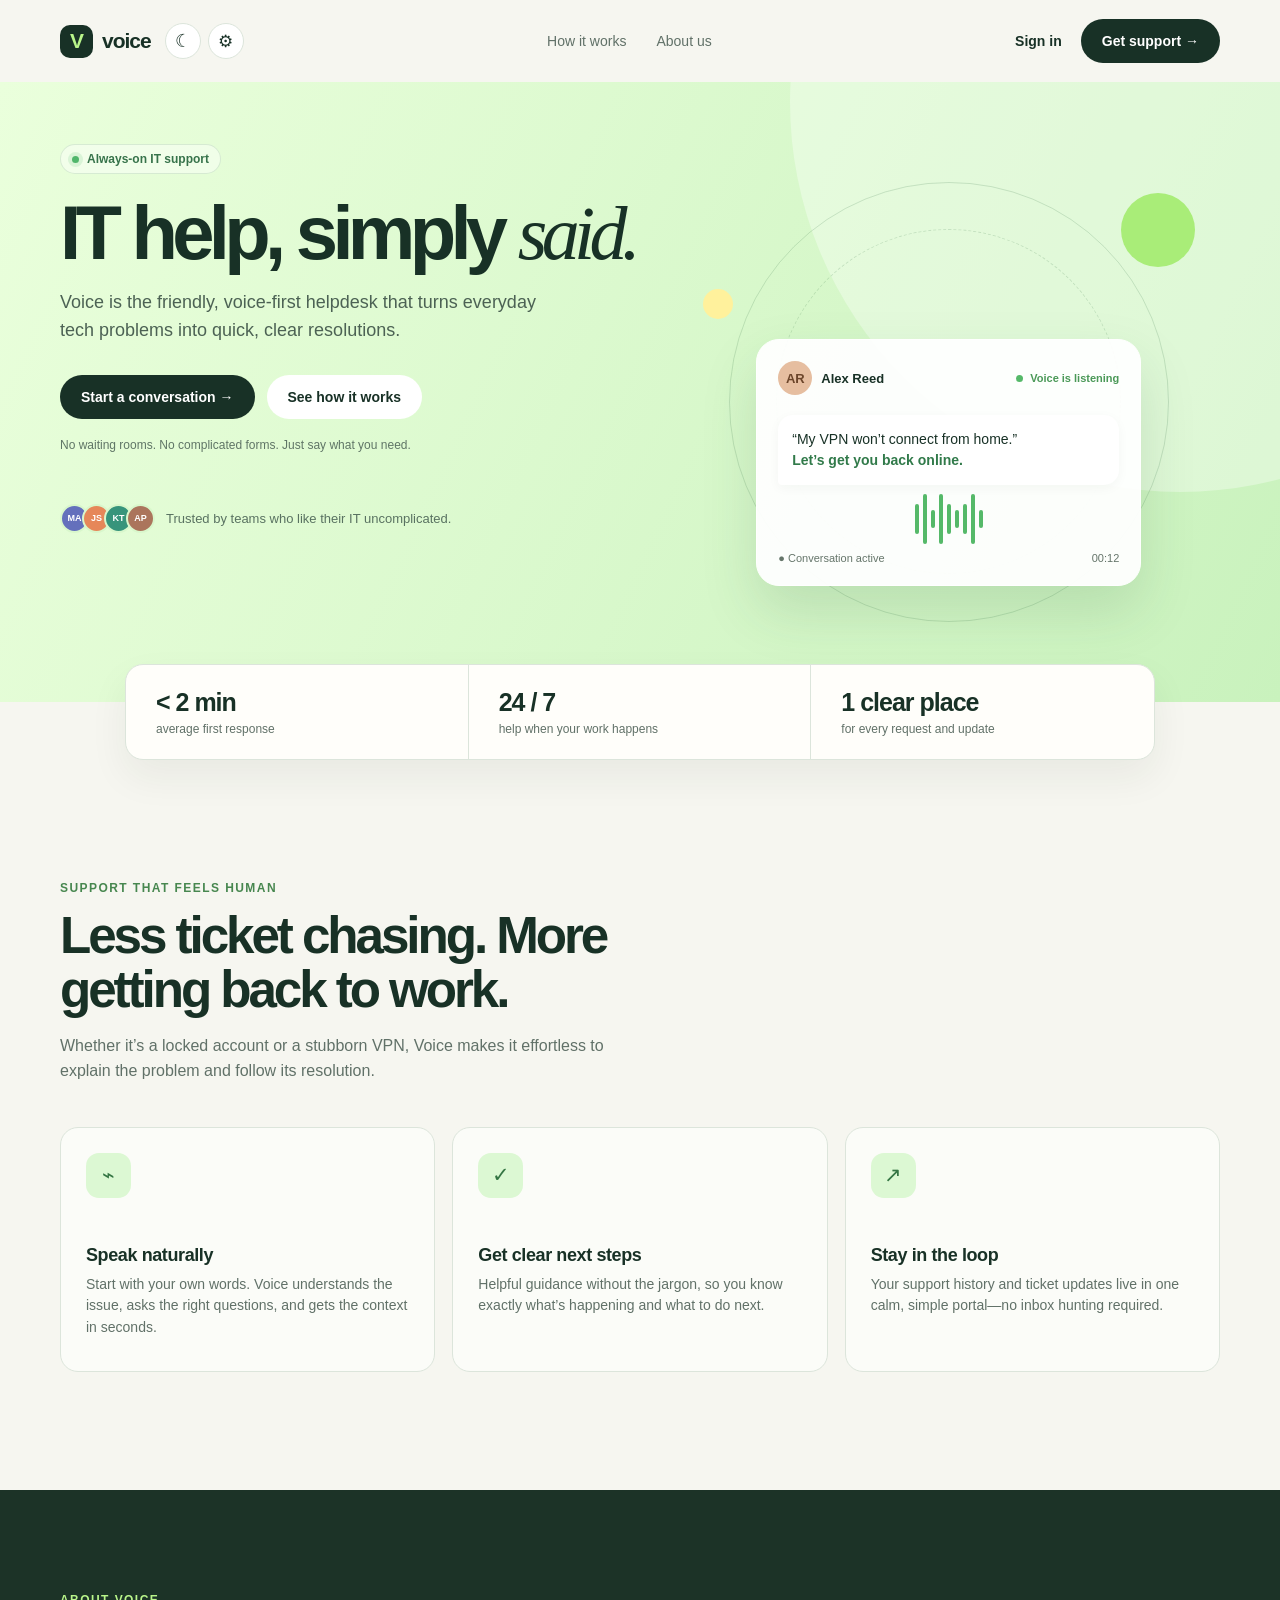
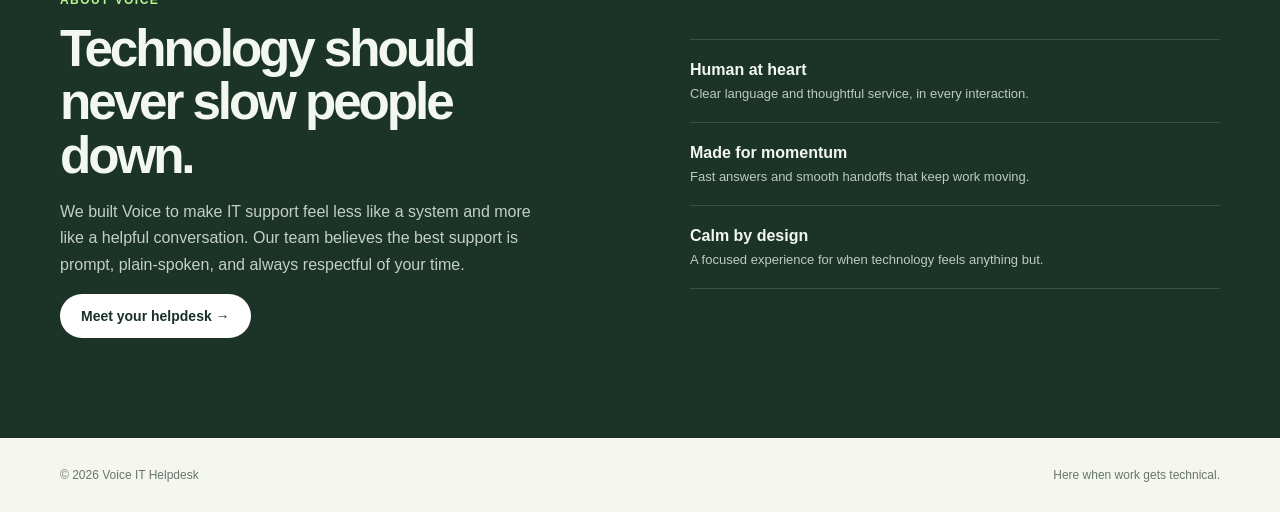
<file: frontend/index.html>
<!DOCTYPE html>
<html lang="en">
<head>
    <meta charset="UTF-8">
    <meta name="viewport" content="width=device-width, initial-scale=1.0">
    <title>Voice — IT Helpdesk</title>

    <style>
        :root {
            --ink: #183126;
            --sub: #617168;
            --paper: #f6f6f0;
            --lime: #b9f58a;
            --mint: #dcf8d3;
            --line: #dce5db;
        }

        * {
            box-sizing: border-box;
        }

        html {
            scroll-behavior: smooth;
        }

        body {
            margin: 0;
            background: var(--paper);
            color: var(--ink);
            font-family: Inter, Arial, sans-serif;
        }

        a {
            color: inherit;
            text-decoration: none;
        }

        .nav, .wrap {
            width: min(1160px, calc(100% - 40px));
            margin: auto;
        }

        .nav {
            height: 82px;
            display: flex;
            align-items: center;
            justify-content: space-between;
        }

        .brand {
            font-weight: 850;
            font-size: 21px;
            letter-spacing: -1px;
            display: flex;
            gap: 9px;
            align-items: center;
        }

        .mark {
            background: var(--ink);
            color: var(--lime);
            width: 33px;
            height: 33px;
            border-radius: 10px;
            display: grid;
            place-items: center;
        }

        .links {
            display: flex;
            gap: 30px;
            color: var(--sub);
            font-size: 14px;
        }

        .nav-right {
            display: flex;
            gap: 19px;
            align-items: center;
            font-size: 14px;
            font-weight: 700;
        }

        .btn {
            display: inline-flex;
            align-items: center;
            justify-content: center;
            gap: 9px;
            background: var(--ink);
            color: white;
            padding: 14px 21px;
            border-radius: 99px;
            font-size: 14px;
            font-weight: 750;
            transition: .2s;
        }

        .btn:hover {
            transform: translateY(-2px);
            background: #315642;
        }

        .btn.white {
            background: #fff;
            color: var(--ink);
        }

        .hero {
            overflow: hidden;
            position: relative;
            background: linear-gradient(115deg, #eaffdc, #c9f2bd);
            min-height: 620px;
            padding: 62px 0 0;
        }

        .hero:after {
            content: "";
            position: absolute;
            width: 780px;
            height: 780px;
            border-radius: 50%;
            background: #fff5;
            right: -290px;
            top: -370px;
        }

        .hero .wrap {
            position: relative;
            z-index: 1;
            display: grid;
            grid-template-columns: 1.04fr .96fr;
            gap: 30px;
        }

        .badge {
            display: inline-flex;
            gap: 8px;
            align-items: center;
            border: 1px solid #37734b25;
            background: #ffffff70;
            color: #37734b;
            padding: 7px 11px;
            border-radius: 99px;
            font-size: 12px;
            font-weight: 800;
        }

        .dot {
            width: 7px;
            height: 7px;
            border-radius: 50%;
            background: #50b66b;
            box-shadow: 0 0 0 4px #50b66b25;
        }

        h1 {
            font-size: clamp(48px, 6vw, 76px);
            line-height: .97;
            letter-spacing: -.075em;
            margin: 22px 0 18px;
            max-width: 660px;
        }

        h1 em {
            font-family: Georgia, serif;
            font-weight: 500;
        }

        .lead {
            font-size: 18px;
            line-height: 1.55;
            color: #4c6254;
            max-width: 510px;
        }

        .actions {
            display: flex;
            flex-wrap: wrap;
            gap: 12px;
            margin-top: 30px;
        }

        .micro {
            font-size: 12px;
            color: #5f7566;
            margin-top: 19px;
        }

        .trust {
            display: flex;
            align-items: center;
            gap: 11px;
            color: #597261;
            font-size: 13px;
            margin-top: 52px;
        }

        .faces {
            display: flex;
        }

        .faces i {
            font-style: normal;
            color: white;
            font-size: 9px;
            font-weight: 800;
            display: grid;
            place-items: center;
            width: 29px;
            height: 29px;
            border: 2px solid #d9f7cc;
            border-radius: 50%;
            margin-left: -7px;
            background: #e68759;
        }

        .faces i:first-child {
            margin: 0;
            background: #6470bc;
        }

        .faces i:nth-child(3) {
            background: #37947b;
        }

        .faces i:nth-child(4) {
            background: #ab755c;
        }

        .art {
            min-height: 510px;
            position: relative;
            display: flex;
            align-items: end;
            justify-content: center;
        }

        .ring {
            position: absolute;
            border: 1px solid #3572422e;
            border-radius: 50%;
            bottom: 32px;
            width: 440px;
            height: 440px;
        }

        .ring.small {
            width: 345px;
            height: 345px;
            bottom: 80px;
            border-style: dashed;
        }

        .bubble {
            position: absolute;
            border-radius: 50%;
            animation: float 5s ease-in-out infinite;
        }

        .bubble.a {
            width: 74px;
            height: 74px;
            background: #a9ed78;
            right: 25px;
            top: 49px;
        }

        .bubble.b {
            width: 30px;
            height: 30px;
            background: #fff19c;
            left: 25px;
            top: 145px;
            animation-delay: -2s;
        }

        .card {
            z-index: 1;
            width: min(385px, 100%);
            margin-bottom: 68px;
            background: #fffffff0;
            border: 1px solid #fff;
            border-radius: 23px;
            padding: 21px;
            box-shadow: 0 25px 55px #28593a25;
            animation: rise .8s ease-out;
        }

        .card-head, .card-foot {
            display: flex;
            justify-content: space-between;
            align-items: center;
        }

        .person {
            font-size: 13px;
            font-weight: 800;
            display: flex;
            align-items: center;
            gap: 9px;
        }

        .person b {
            background: #e6bea0;
            color: #6c452a;
            width: 34px;
            height: 34px;
            border-radius: 50%;
            display: grid;
            place-items: center;
        }

        .active {
            color: #4b9958;
            font-size: 11px;
            font-weight: 700;
        }

        .active:before {
            content: "";
            display: inline-block;
            background: #55b969;
            width: 7px;
            height: 7px;
            border-radius: 50%;
            margin-right: 4px;
        }

        .say {
            margin-top: 20px;
            background: #fff;
            padding: 14px;
            border-radius: 15px 15px 15px 4px;
            box-shadow: 0 3px 12px #1831260a;
            font-size: 14px;
            line-height: 1.5;
        }

        .say strong {
            color: #317a4a;
        }

        .wave {
            height: 67px;
            display: flex;
            justify-content: center;
            align-items: center;
            gap: 4px;
        }

        .wave i {
            display: block;
            width: 4px;
            height: 30px;
            background: #55b969;
            border-radius: 4px;
            animation: wave .7s alternate infinite;
        }

        .wave i:nth-child(2n) {
            height: 50px;
            animation-delay: .2s;
        }

        .wave i:nth-child(3n) {
            height: 18px;
            animation-delay: .1s;
        }

        .card-foot {
            font-size: 11px;
            color: #65756a;
        }

        .stats {
            width: min(1030px, calc(100% - 40px));
            position: relative;
            z-index: 3;
            margin: -38px auto 0;
            display: grid;
            grid-template-columns: repeat(3, 1fr);
            background: #fffefa;
            border: 1px solid var(--line);
            border-radius: 18px;
            overflow: hidden;
            box-shadow: 0 17px 38px #18312610;
        }

        .stat {
            padding: 23px 30px;
            border-right: 1px solid var(--line);
        }

        .stat:last-child {
            border: 0;
        }

        .stat b {
            font-size: 25px;
            letter-spacing: -1px;
        }

        .stat span {
            display: block;
            color: var(--sub);
            font-size: 12px;
            margin-top: 5px;
        }

        .section {
            padding: 118px 0;
        }

        .section .wrap {
            max-width: 1160px;
        }

        .kicker {
            font-size: 12px;
            text-transform: uppercase;
            letter-spacing: .12em;
            color: #47874f;
            font-weight: 850;
        }

        .section h2 {
            font-size: clamp(36px, 4vw, 52px);
            line-height: 1.05;
            letter-spacing: -.06em;
            max-width: 640px;
            margin: 13px 0;
        }

        .intro {
            color: var(--sub);
            line-height: 1.6;
            max-width: 590px;
        }

        .features {
            display: grid;
            grid-template-columns: repeat(3, 1fr);
            gap: 17px;
            margin-top: 43px;
        }

        .feature {
            min-height: 245px;
            background: #fbfcf8;
            border: 1px solid var(--line);
            border-radius: 18px;
            padding: 25px;
            transition: .25s;
        }

        .feature:hover {
            transform: translateY(-6px);
            box-shadow: 0 16px 28px #18312612;
        }

        .icon {
            display: grid;
            place-items: center;
            width: 45px;
            height: 45px;
            background: var(--mint);
            color: #347543;
            border-radius: 13px;
            font-size: 21px;
        }

        .feature h3 {
            margin: 47px 0 8px;
            font-size: 18px;
            letter-spacing: -.4px;
        }

        .feature p {
            font-size: 14px;
            color: var(--sub);
            line-height: 1.55;
            margin: 0;
        }

        .about {
            background: #1c3327;
            color: #f2f8f0;
        }

        .about .wrap {
            display: grid;
            grid-template-columns: 1fr 1fr;
            gap: 100px;
            padding: 100px 0;
        }

        .about .kicker {
            color: var(--lime);
        }

        .about h2 {
            font-size: clamp(37px, 4vw, 53px);
            line-height: 1.05;
            letter-spacing: -.06em;
            margin: 14px 0;
        }

        .about p {
            color: #c4d0c7;
            line-height: 1.65;
            max-width: 480px;
        }

        .principles {
            align-self: center;
        }

        .principle {
            padding: 21px 0;
            border-bottom: 1px solid #ffffff23;
        }

        .principle:first-child {
            border-top: 1px solid #ffffff23;
        }

        .principle b {
            font-size: 16px;
        }

        .principle span {
            display: block;
            color: #bdcbbf;
            font-size: 13px;
            margin-top: 7px;
        }

        footer {
            width: min(1160px, calc(100% - 40px));
            margin: auto;
            padding: 30px 0;
            color: #66766b;
            font-size: 12px;
            display: flex;
            justify-content: space-between;
        }

        @keyframes float {
            50% {
                transform: translateY(-14px);
            }
        }

        @keyframes rise {
            from {
                opacity: 0;
                transform: translateY(25px);
            }
        }

        @keyframes wave {
            to {
                transform: scaleY(.35);
                opacity: .45;
            }
        }

        @media(max-width:760px) {
            .links, .nav-right > a:first-child {
                display: none;
            }

            .hero {
                padding-top: 38px;
            }

            .hero .wrap, .about .wrap {
                grid-template-columns: 1fr;
                gap: 20px;
            }

            .art {
                min-height: 370px;
            }

            .card {
                margin-bottom: 32px;
            }

            .ring {
                width: 350px;
                height: 350px;
            }

            .ring.small {
                width: 275px;
                height: 275px;
            }

            .trust {
                margin-top: 35px;
            }

            .stats {
                grid-template-columns: 1fr;
                margin-top: 0;
                border-radius: 0;
            }

            .stat {
                border-right: 0;
                border-bottom: 1px solid var(--line);
            }

            .features {
                grid-template-columns: 1fr;
            }

            .section {
                padding: 75px 0;
            }

            .about .wrap {
                padding: 75px 0;
            }

            footer {
                flex-direction: column;
                gap: 13px;
            }
        }

        /* Dark mode */

        :root[data-theme="dark"] {
            --ink: #edf6e8;
            --sub: #b5c9b8;
            --paper: #102019;
            --lime: #c8f58f;
            --mint: #254831;
            --line: #385643;
        }

        :root[data-theme="dark"] body {
            background: var(--paper);
        }

        :root[data-theme="dark"] .hero {
            background: linear-gradient(115deg, #183b26, #245c38);
        }

        :root[data-theme="dark"] .hero:after {
            background: #ffffff0c;
        }

        :root[data-theme="dark"] .badge {
            border-color: #b9f58a36;
            background: #183d2788;
            color: var(--lime);
        }

        :root[data-theme="dark"] .lead,
        :root[data-theme="dark"] .micro,
        :root[data-theme="dark"] .trust,
        :root[data-theme="dark"] .intro,
        :root[data-theme="dark"] .feature p {
            color: var(--sub);
        }

        :root[data-theme="dark"] .card,
        :root[data-theme="dark"] .stats,
        :root[data-theme="dark"] .feature {
            background: #193025;
            border-color: var(--line);
            box-shadow: 0 18px 38px #06120b48;
        }

        :root[data-theme="dark"] .say {
            background: #213c2b;
            color: var(--ink);
            box-shadow: none;
        }

        :root[data-theme="dark"] .btn.white {
            background: #e9f6e7;
            color: #183126;
        }

        :root[data-theme="dark"] .about {
            background: #0a1610;
        }

        :root[data-theme="dark"] footer {
            color: var(--sub);
        }

        .theme-toggle {
            width: 40px;
            height: 40px;
            padding: 0;
            border: 1px solid var(--line);
            border-radius: 50%;
            background: #fff;
            color: var(--ink);
            display: grid;
            place-items: center;
            font-size: 18px;
            line-height: 1;
            cursor: pointer;
            transition: transform .2s, background .2s;
        }

        .theme-toggle:hover {
            transform: translateY(-2px);
            background: var(--mint);
        }

        :root[data-theme="dark"] .theme-toggle {
            background: #1b3426;
            border-color: #4f7058;
            color: var(--lime);
        }

        /* Appearance settings */

        .brand-tools {
            position: relative;
            display: flex;
            align-items: center;
            gap: 14px;
        }

        .top-controls {
            display: flex;
            align-items: center;
            gap: 7px;
        }

        .top-controls .theme-toggle,
        .settings-toggle {
            width: 36px;
            height: 36px;
        }

        .settings-toggle {
            padding: 0;
            border: 1px solid var(--line);
            border-radius: 50%;
            background: #fff;
            color: var(--ink);
            display: grid;
            place-items: center;
            font-size: 17px;
            line-height: 1;
            cursor: pointer;
            transition: transform .2s, background .2s;
        }

        .settings-toggle:hover {
            transform: translateY(-2px);
            background: var(--mint);
        }

        .settings-panel {
            position: absolute;
            top: 48px;
            left: 0;
            width: 248px;
            padding: 16px;
            background: #fff;
            border: 1px solid var(--line);
            border-radius: 8px;
            box-shadow: 0 18px 38px #18312622;
            z-index: 10;
            display: none;
        }

        .settings-panel.open {
            display: block;
            animation: settings-in .18s ease-out;
        }

        .settings-title {
            margin: 0 0 4px;
            font-size: 14px;
        }

        .settings-copy {
            margin: 0 0 13px;
            color: var(--sub);
            font-size: 12px;
            line-height: 1.45;
        }

        .theme-choices {
            display: block;
        }

        .theme-choice {
            border: 1px solid var(--line);
            border-radius: 6px;
            background: #fff;
            color: var(--ink);
            padding: 9px 8px;
            font-size: 12px;
            font-weight: 750;
            cursor: pointer;
            width: 100%;
        }

        .theme-choice.active {
            background: var(--mint);
            border-color: #79a97f;
        }

        :root[data-theme="dark"] .settings-toggle,
        :root[data-theme="dark"] .settings-panel,
        :root[data-theme="dark"] .theme-choice {
            background: #1b3426;
            border-color: #4f7058;
            color: var(--ink);
        }

        :root[data-theme="dark"] .settings-toggle {
            color: var(--lime);
        }

        :root[data-theme="dark"] .theme-choice.active {
            background: #315c3e;
            border-color: var(--lime);
        }

        @keyframes settings-in {
            from {
                opacity: 0;
                transform: translateY(-5px);
            }

            to {
                opacity: 1;
                transform: translateY(0);
            }
        }

        @media(max-width:760px) {
            .brand-tools {
                gap: 8px;
            }

            .top-controls {
                gap: 5px;
            }

            .settings-panel {
                left: -4px;
            }

            .nav-right {
                gap: 10px;
            }

            .nav-right .btn {
                padding: 11px 14px;
            }
        }
    </style>
</head>

<body>

    <!-- Theme initialization -->
    <script>
        (() => {
            const saved = localStorage.getItem("voice-theme");

            const theme = saved ||
                (matchMedia("(prefers-color-scheme: dark)").matches
                    ? "dark"
                    : "light");

            document.documentElement.dataset.theme = theme;

            window.toggleTheme = () => {
                const next =
                    document.documentElement.dataset.theme === "dark"
                        ? "light"
                        : "dark";

                document.documentElement.dataset.theme = next;
                localStorage.setItem("voice-theme", next);

                const icon = document.getElementById("theme-icon");
                const button = document.getElementById("theme-toggle");

                if (icon) {
                    icon.textContent = String.fromCharCode(
                        next === "dark" ? 9728 : 9790
                    );
                }

                if (button) {
                    button.setAttribute(
                        "aria-label",
                        `Switch to ${next === "dark" ? "light" : "dark"} mode`
                    );

                    button.title = button.getAttribute("aria-label");
                }
            };
        })();
    </script>

    <script>
        document.addEventListener("DOMContentLoaded", () => {
            const dark =
                document.documentElement.dataset.theme === "dark";

            const icon = document.getElementById("theme-icon");
            const button = document.getElementById("theme-toggle");

            if (icon) {
                icon.textContent = String.fromCharCode(
                    dark ? 9728 : 9790
                );
            }

            if (button) {
                const label =
                    `Switch to ${dark ? "light" : "dark"} mode`;

                button.setAttribute("aria-label", label);
                button.title = label;
            }
        });
    </script>

    <!-- Navigation -->
    <nav class="nav">

        <div class="brand-tools">

            <a class="brand" href="index.html">
                <span class="mark">V</span>
                voice
            </a>

            <div class="top-controls">

                <button
                    id="theme-toggle"
                    class="theme-toggle"
                    type="button"
                    onclick="toggleTheme()"
                    aria-label="Switch color mode"
                    title="Switch color mode"
                >
                    <span id="theme-icon" aria-hidden="true">
                        &#9790;
                    </span>
                </button>

                <button
                    id="settings-toggle"
                    class="settings-toggle"
                    type="button"
                    onclick="toggleSettings()"
                    aria-label="Open appearance settings"
                    aria-controls="settings-panel"
                    aria-expanded="false"
                    title="Appearance settings"
                >
                    <span aria-hidden="true">&#9881;</span>
                </button>

            </div>

            <section
                id="settings-panel"
                class="settings-panel"
                aria-label="Appearance settings"
            >
                <h2 class="settings-title">Appearance</h2>

                <p class="settings-copy">
                    Choose the view that feels best for you.
                </p>

                <div class="theme-choices">
                    <button
                        id="settings-theme-toggle"
                        class="theme-choice"
                        type="button"
                        onclick="toggleTheme()"
                        aria-pressed="false"
                    >
                        Dark mode: Off
                    </button>
                </div>
            </section>

        </div>

        <div class="links">
            <a href="#how">How it works</a>
            <a href="#about">About us</a>
        </div>

        <div class="nav-right">

            <!-- UPDATED: Sign in goes to Login.html -->
            <a href="Login.html">Sign in</a>

            <!-- UPDATED: Get support goes to Login.html -->
            <a class="btn" href="Login.html">
                Get support →
            </a>

        </div>

    </nav>

    <!-- Theme and settings controls -->
    <script>
        (() => {
            const syncThemeControls = () => {
                const theme =
                    document.documentElement.dataset.theme || "light";

                const icon = document.getElementById("theme-icon");
                const button = document.getElementById("theme-toggle");

                if (icon) {
                    icon.textContent = String.fromCharCode(
                        theme === "dark" ? 9728 : 9790
                    );
                }

                if (button) {
                    const label =
                        `Switch to ${theme === "dark" ? "light" : "dark"} mode`;

                    button.setAttribute("aria-label", label);
                    button.title = label;
                }

                const settingsToggle =
                    document.getElementById("settings-theme-toggle");

                if (settingsToggle) {
                    const dark = theme === "dark";

                    settingsToggle.textContent =
                        `Dark mode: ${dark ? "On" : "Off"}`;
                    settingsToggle.setAttribute("aria-pressed", dark);
                }
            };

            window.setTheme = (theme) => {
                document.documentElement.dataset.theme = theme;
                localStorage.setItem("voice-theme", theme);
                syncThemeControls();
            };

            window.toggleTheme = () => {
                setTheme(
                    document.documentElement.dataset.theme === "dark"
                        ? "light"
                        : "dark"
                );
            };

            window.toggleSettings = () => {
                const panel =
                    document.getElementById("settings-panel");

                const button =
                    document.getElementById("settings-toggle");

                const open = !panel.classList.contains("open");

                panel.classList.toggle("open", open);
                button.setAttribute("aria-expanded", open);
            };

            document.addEventListener("click", (event) => {
                const tools =
                    document.querySelector(".brand-tools");

                const panel =
                    document.getElementById("settings-panel");

                if (tools && panel && !tools.contains(event.target)) {
                    panel.classList.remove("open");

                    document
                        .getElementById("settings-toggle")
                        .setAttribute("aria-expanded", "false");
                }
            });

            document.addEventListener("keydown", (event) => {
                if (event.key === "Escape") {
                    document
                        .getElementById("settings-panel")
                        .classList.remove("open");

                    document
                        .getElementById("settings-toggle")
                        .setAttribute("aria-expanded", "false");
                }
            });

            syncThemeControls();
        })();
    </script>

    <!-- Main content -->
    <main>

        <!-- Hero section -->
        <section class="hero">

            <div class="wrap">

                <div>

                    <span class="badge">
                        <i class="dot"></i>
                        Always-on IT support
                    </span>

                    <h1>
                        IT help, simply <em>said.</em>
                    </h1>

                    <p class="lead">
                        Voice is the friendly, voice-first helpdesk
                        that turns everyday tech problems into quick,
                        clear resolutions.
                    </p>

                    <div class="actions">

                        <!-- UPDATED: Start a conversation goes to Login.html -->
                        <a class="btn" href="Login.html">
                            Start a conversation →
                        </a>

                        <a class="btn white" href="#how">
                            See how it works
                        </a>

                    </div>

                    <p class="micro">
                        No waiting rooms. No complicated forms.
                        Just say what you need.
                    </p>

                    <div class="trust">

                        <span class="faces">
                            <i>MA</i>
                            <i>JS</i>
                            <i>KT</i>
                            <i>AP</i>
                        </span>

                        Trusted by teams who like their IT uncomplicated.

                    </div>

                </div>

                <!-- Illustration card -->
                <div class="art">

                    <i class="ring"></i>
                    <i class="ring small"></i>
                    <i class="bubble a"></i>
                    <i class="bubble b"></i>

                    <div class="card">

                        <div class="card-head">

                            <span class="person">
                                <b>AR</b>
                                Alex Reed
                            </span>

                            <span class="active">
                                Voice is listening
                            </span>

                        </div>

                        <div class="say">
                            “My VPN won’t connect from home.”
                            <br>
                            <strong>
                                Let’s get you back online.
                            </strong>
                        </div>

                        <div class="wave">
                            <i></i>
                            <i></i>
                            <i></i>
                            <i></i>
                            <i></i>
                            <i></i>
                            <i></i>
                            <i></i>
                            <i></i>
                        </div>

                        <div class="card-foot">
                            <span>● Conversation active</span>
                            <span>00:12</span>
                        </div>

                    </div>

                </div>

            </div>

        </section>

        <!-- Statistics -->
        <div class="stats">

            <div class="stat">
                <b>&lt; 2 min</b>
                <span>average first response</span>
            </div>

            <div class="stat">
                <b>24 / 7</b>
                <span>help when your work happens</span>
            </div>

            <div class="stat">
                <b>1 clear place</b>
                <span>for every request and update</span>
            </div>

        </div>

        <!-- How it works -->
        <section id="how" class="section">

            <div class="wrap">

                <span class="kicker">
                    Support that feels human
                </span>

                <h2>
                    Less ticket chasing. More getting back to work.
                </h2>

                <p class="intro">
                    Whether it’s a locked account or a stubborn VPN,
                    Voice makes it effortless to explain the problem
                    and follow its resolution.
                </p>

                <div class="features">

                    <article class="feature">

                        <div class="icon">⌁</div>

                        <h3>Speak naturally</h3>

                        <p>
                            Start with your own words. Voice understands
                            the issue, asks the right questions, and
                            gets the context in seconds.
                        </p>

                    </article>

                    <article class="feature">

                        <div class="icon">✓</div>

                        <h3>Get clear next steps</h3>

                        <p>
                            Helpful guidance without the jargon,
                            so you know exactly what’s happening
                            and what to do next.
                        </p>

                    </article>

                    <article class="feature">

                        <div class="icon">↗</div>

                        <h3>Stay in the loop</h3>

                        <p>
                            Your support history and ticket updates
                            live in one calm, simple portal—no inbox
                            hunting required.
                        </p>

                    </article>

                </div>

            </div>

        </section>

        <!-- About section -->
        <section id="about" class="about">

            <div class="wrap">

                <div>

                    <span class="kicker">
                        About Voice
                    </span>

                    <h2>
                        Technology should never slow people down.
                    </h2>

                    <p>
                        We built Voice to make IT support feel less
                        like a system and more like a helpful
                        conversation. Our team believes the best
                        support is prompt, plain-spoken, and always
                        respectful of your time.
                    </p>

                    <!-- UPDATED: Meet your helpdesk goes to Login.html -->
                    <a class="btn white" href="Login.html">
                        Meet your helpdesk →
                    </a>

                </div>

                <div class="principles">

                    <div class="principle">
                        <b>Human at heart</b>
                        <span>
                            Clear language and thoughtful service,
                            in every interaction.
                        </span>
                    </div>

                    <div class="principle">
                        <b>Made for momentum</b>
                        <span>
                            Fast answers and smooth handoffs
                            that keep work moving.
                        </span>
                    </div>

                    <div class="principle">
                        <b>Calm by design</b>
                        <span>
                            A focused experience for when technology
                            feels anything but.
                        </span>
                    </div>

                </div>

            </div>

        </section>

    </main>

    <!-- Footer -->
    <footer>
        <span>© 2026 Voice IT Helpdesk</span>
        <span>Here when work gets technical.</span>
    </footer>

</body>
</html>
</file>
